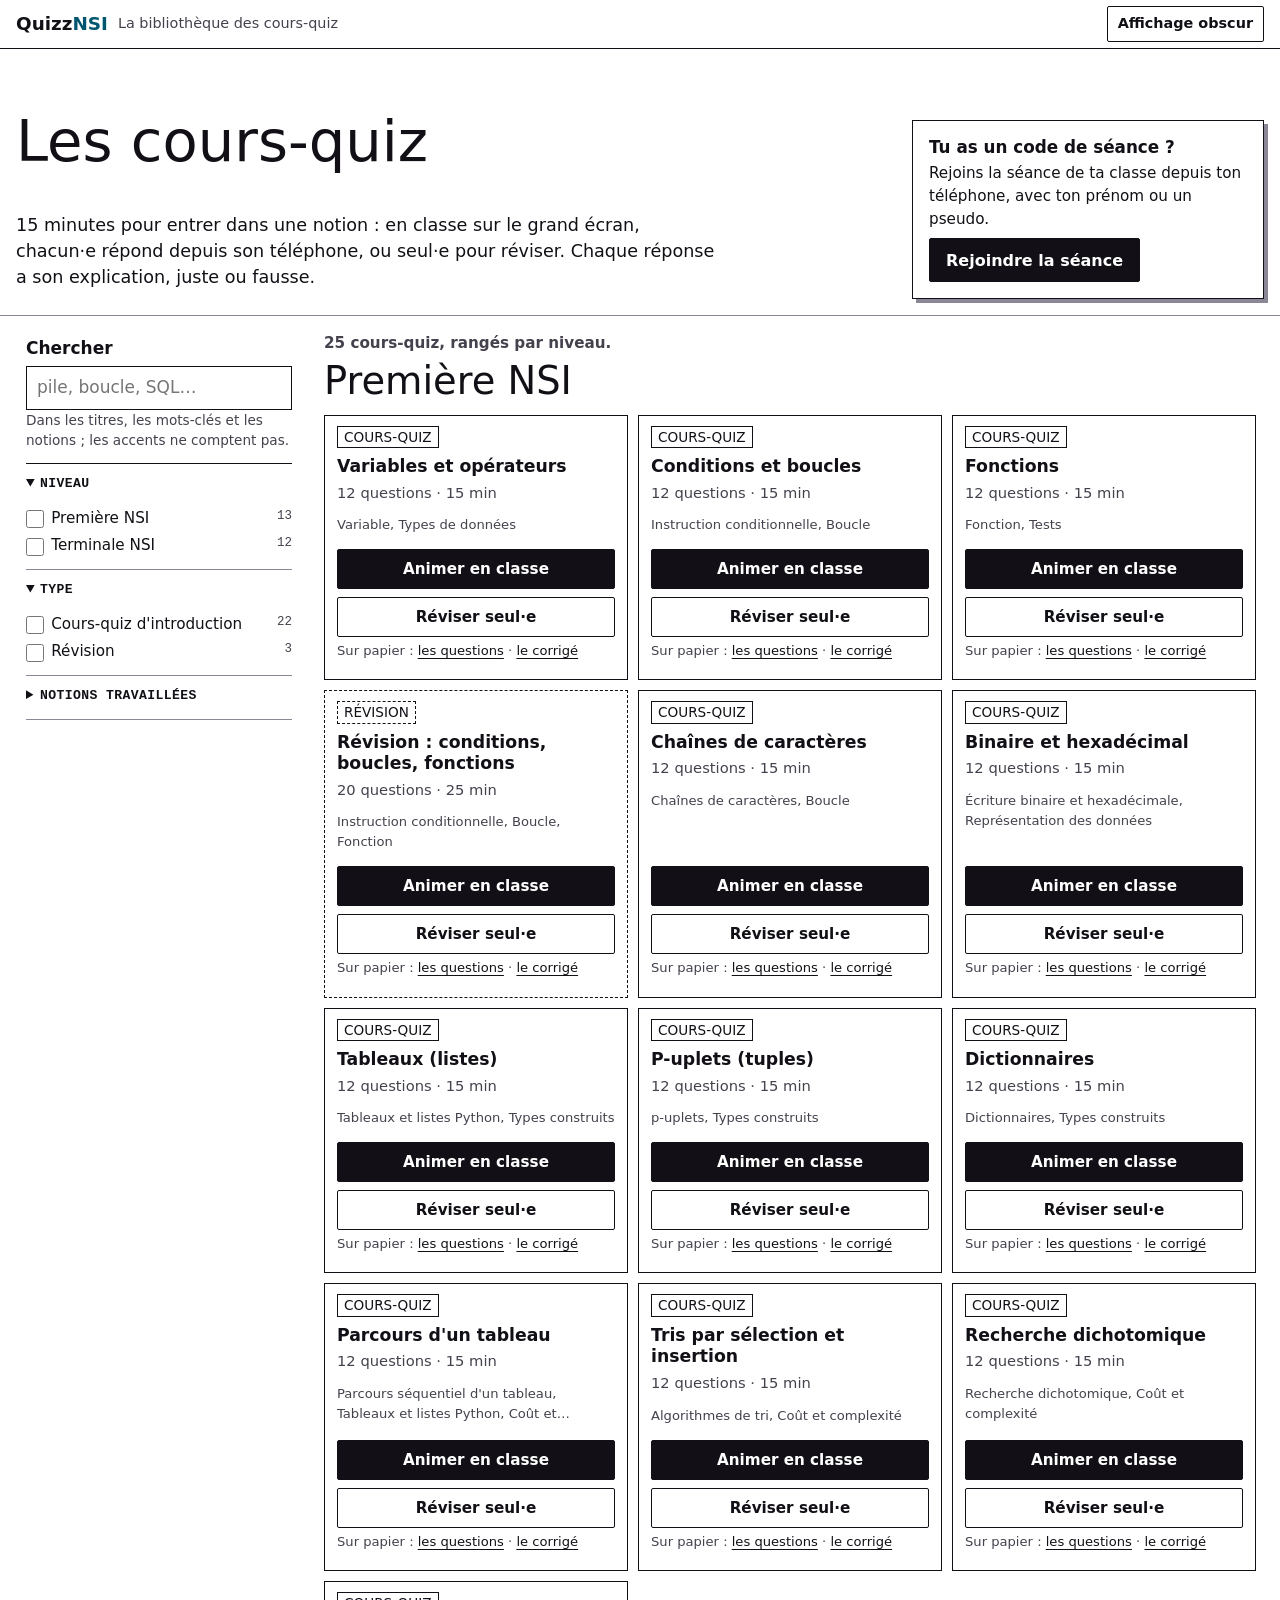
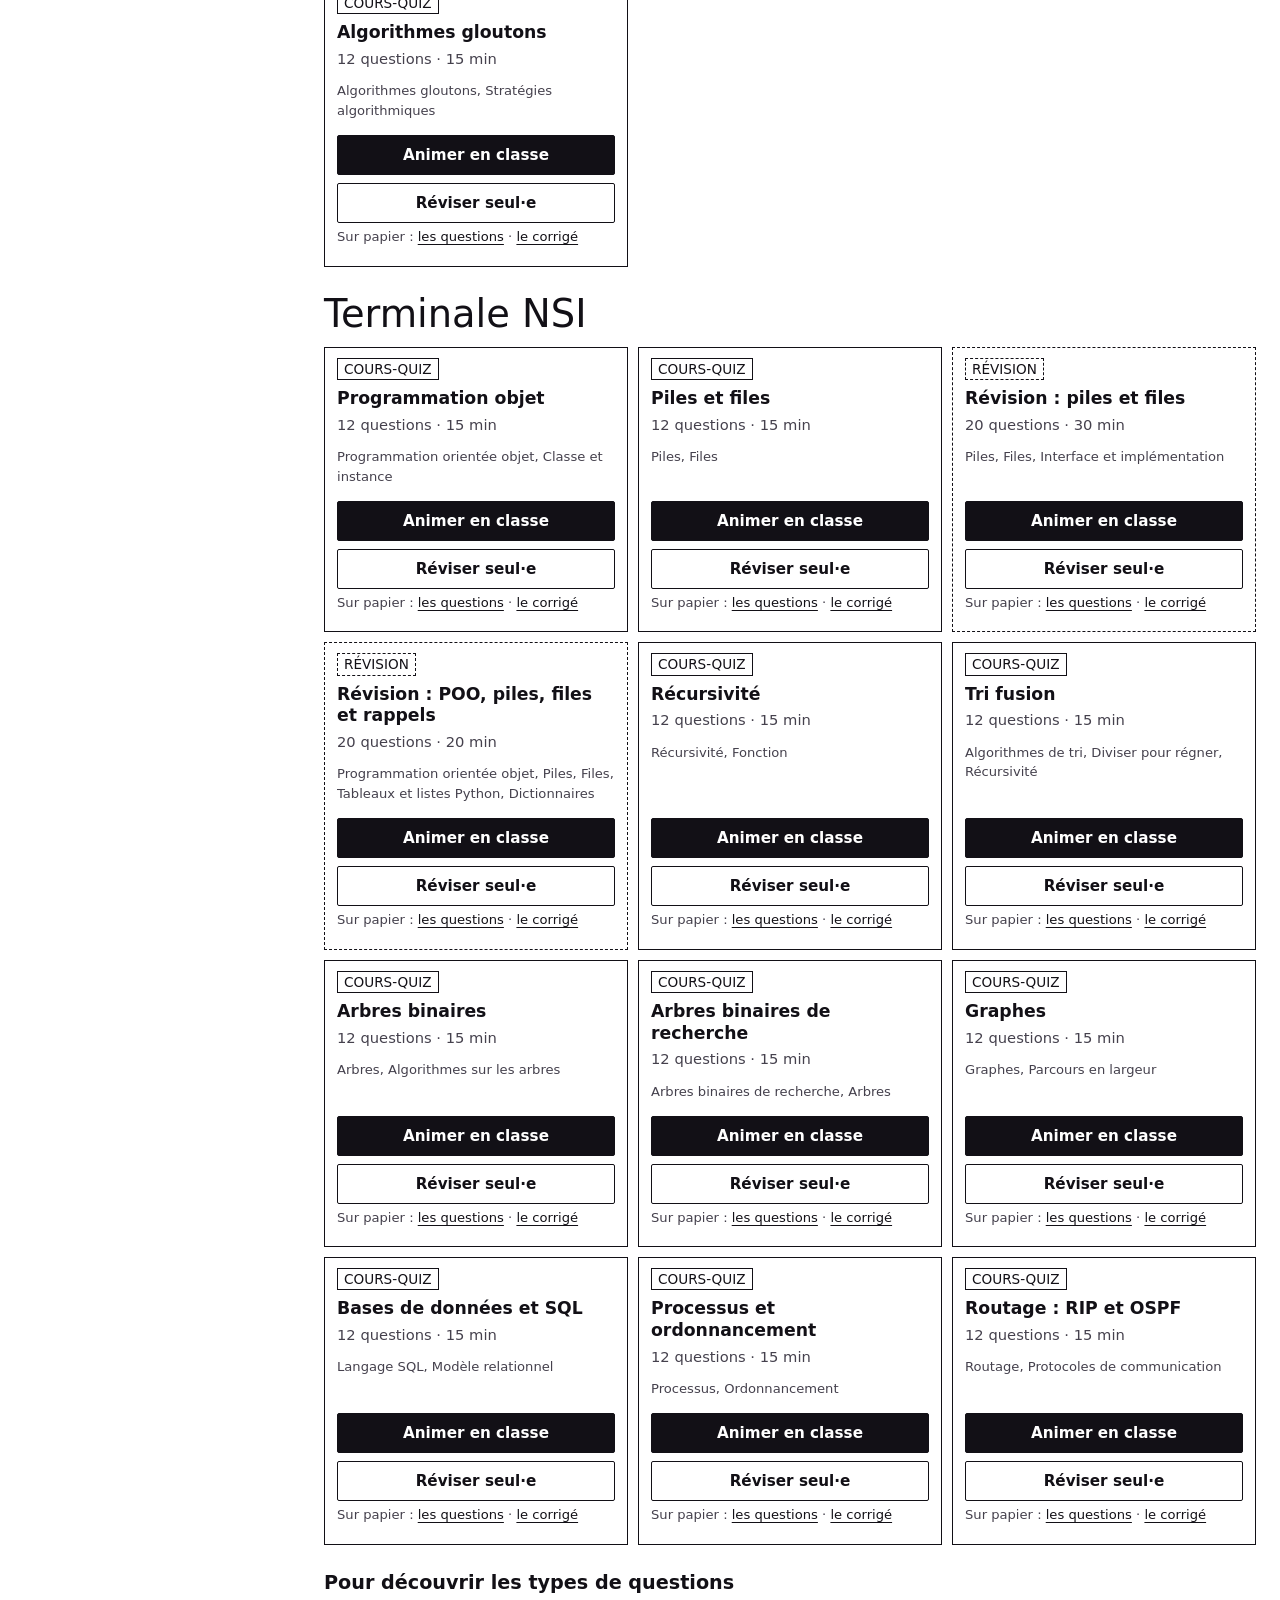
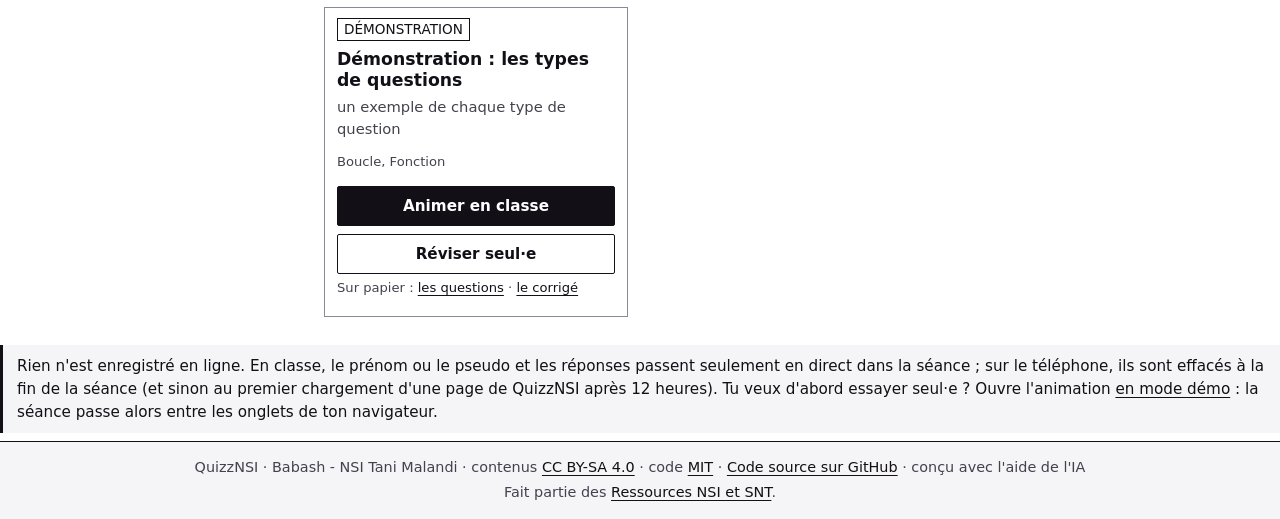
<file: index.html>
<!DOCTYPE html>
<html lang="fr" data-appli="quizz-nsi">
<head>
<meta charset="utf-8">
<meta name="viewport" content="width=device-width, initial-scale=1">
<title>QuizzNSI · la bibliothèque des cours-quiz</title>
<meta name="description" content="Les cours-quiz de NSI, rangés par niveau, à affiner par notion travaillée : un cours court en diapositives et des questions tout de suite, à animer en classe sur les téléphones des élèves ou à réviser seul·e.">
<meta name="theme-color" content="#FFFFFF" media="(prefers-color-scheme: light)">
<meta name="theme-color" content="#0E0C14" media="(prefers-color-scheme: dark)">
<link rel="icon" href="favicon.svg" type="image/svg+xml">
<!-- Le style vient du site Ressources NSI et SNT (une seule source : palette, polices, socle des applications).
     S'il ne répond pas, js/socle.js charge css/repli.css à la place : la page reste lisible et utilisable. -->
<script src="js/socle.js"></script>
<link rel="stylesheet" href="https://babash.github.io/Babash-NSI-SNT/assets/signal-commun.css" onerror="QuizzNSIRepli()">
<link rel="stylesheet" href="https://babash.github.io/Babash-NSI-SNT/assets/applis.css" onerror="QuizzNSIRepli()">
<link rel="stylesheet" href="css/bibliotheque.css">
<link rel="stylesheet" href="css/habillage.css">
</head>
<body class="ap">
<a class="evitement" href="#contenu">Aller au contenu</a>
<header class="ap-barre qz-barre">
  <a class="ap-logo" href="index.html">Quizz<b>NSI</b></a>
  <span class="ap-lieu">La bibliothèque des cours-quiz</span>
  <span class="ap-espace"></span>
  <button class="ap-bt ap-bt-mini" type="button" data-bascule-theme>Affichage obscur</button>
</header>
<!-- La place des liens rapides du compte commun (.ap-bandeau, « prénom · mes applications ») : ils viendront avec lui. -->
<div class="ap-touche" aria-hidden="true"></div>
<main id="contenu" tabindex="-1">
  <header class="qz-tete">
    <div class="qz-intro">
      <h1 class="ap-titre qz-grand-titre">Les <span class="ap-titre-neon">cours-quiz</span></h1>
      <p>15 minutes pour entrer dans une notion : en classe sur le grand écran, chacun·e répond depuis son téléphone, ou seul·e pour réviser. Chaque réponse a son explication, juste ou fausse.</p>
    </div>
    <section class="ap-carte qz-rejoindre" aria-labelledby="titre-rejoindre">
      <h2 class="ap-sous" id="titre-rejoindre">Tu as un code de séance ?</h2>
      <p>Rejoins la séance de ta classe depuis ton téléphone, avec ton prénom ou un pseudo.</p>
      <a class="ap-bt ap-bt-principal" href="rejoindre.html">Rejoindre la séance</a>
    </section>
  </header>
<!-- bibliotheque:debut -->
<div class="qz-corps">
<aside class="qz-filtres" id="filtres" aria-label="Chercher et filtrer" hidden>
<form id="form-filtres" role="search" aria-label="Chercher un cours-quiz">
<label class="ap-label" for="recherche">Chercher</label>
<input id="recherche" name="q" type="search" class="ap-champ" placeholder="pile, boucle, SQL…" autocomplete="off" spellcheck="false" aria-describedby="aide-recherche">
<p class="qz-aide" id="aide-recherche">Dans les titres, les mots-clés et les notions ; les accents ne comptent pas.</p>
</form>
<details class="qz-plus" id="plus-filtres"><summary>Filtres <span class="nb" id="nb-filtres"></span></summary>
<div id="facettes"></div>
</details>
</aside>
<div class="qz-res" id="bibliotheque">
<p id="compteur" class="qz-compteur" role="status">25 cours-quiz, rangés par niveau.</p>
<div class="qz-puces" id="puces" hidden></div>
<section class="qz-niveau" data-niveau="premiere" aria-labelledby="n-premiere">
<h2 class="qz-titre-niveau" id="n-premiere">Première NSI</h2>
<ul class="qz-grille">
<li class="qz-carte ap-carte-quiz" data-cours="variables" data-niveau="premiere" data-type="introduction" data-notions="prog.variable prog.type" data-mots="variables et operateurs | variable | affectation | operateur | type | entier | flottant | booleen | division entiere // | modulo % | variable | variables | nom de variable | etat d&#x27;un programme | types de donnees | type | types | typage | type d&#x27;une valeur | conversion de type | int | bool"><span class="ap-puce">Cours-quiz</span><h3 id="t-variables">Variables et opérateurs</h3><p class="qz-meta">12 questions · 15&#xA0;min</p><p class="qz-notions"><span class="visuel-cache">Notions travaillées : </span>Variable, Types de données</p><div class="qz-actions ap-actions"><a class="ap-bt ap-bt-principal" href="animer.html?cours=variables" aria-describedby="t-variables">Animer en classe</a><a class="ap-bt" href="revision.html?cours=variables" aria-describedby="t-variables">Réviser seul·e</a></div><p class="qz-papier">Sur papier : <a href="imprimer.html?cours=variables" aria-describedby="t-variables">les questions</a> · <a href="imprimer.html?cours=variables&amp;corrige" aria-describedby="t-variables">le corrigé</a></p></li>
<li class="qz-carte ap-carte-quiz" data-cours="conditions-boucles" data-niveau="premiere" data-type="introduction" data-notions="prog.condition prog.boucle" data-mots="conditions et boucles | condition | if | elif | else | boucle for | boucle while | range | instruction conditionnelle | condition | si alors sinon | alternative | structure conditionnelle | branchement conditionnel | test conditionnel | sinon si | conditions en cascade | conditions imbriquees | ordre des tests | if | else | elif | boucle | boucles | repetition | iteration | structure iterative | structure repetitive | repeter"><span class="ap-puce">Cours-quiz</span><h3 id="t-conditions-boucles">Conditions et boucles</h3><p class="qz-meta">12 questions · 15&#xA0;min</p><p class="qz-notions"><span class="visuel-cache">Notions travaillées : </span>Instruction conditionnelle, Boucle</p><div class="qz-actions ap-actions"><a class="ap-bt ap-bt-principal" href="animer.html?cours=conditions-boucles" aria-describedby="t-conditions-boucles">Animer en classe</a><a class="ap-bt" href="revision.html?cours=conditions-boucles" aria-describedby="t-conditions-boucles">Réviser seul·e</a></div><p class="qz-papier">Sur papier : <a href="imprimer.html?cours=conditions-boucles" aria-describedby="t-conditions-boucles">les questions</a> · <a href="imprimer.html?cours=conditions-boucles&amp;corrige" aria-describedby="t-conditions-boucles">le corrigé</a></p></li>
<li class="qz-carte ap-carte-quiz" data-cours="fonctions" data-niveau="premiere" data-type="introduction" data-notions="prog.fonction prog.test" data-mots="fonctions | fonction | def | parametre | return | appel de fonction | valeur renvoyee | variable locale | assert | fonction | fonctions | definition de fonction | appel de fonction | sous-programme | procedure | def | tests | tester un programme | jeu de tests | cas de test | test unitaire | assertion | assert | doctest"><span class="ap-puce">Cours-quiz</span><h3 id="t-fonctions">Fonctions</h3><p class="qz-meta">12 questions · 15&#xA0;min</p><p class="qz-notions"><span class="visuel-cache">Notions travaillées : </span>Fonction, Tests</p><div class="qz-actions ap-actions"><a class="ap-bt ap-bt-principal" href="animer.html?cours=fonctions" aria-describedby="t-fonctions">Animer en classe</a><a class="ap-bt" href="revision.html?cours=fonctions" aria-describedby="t-fonctions">Réviser seul·e</a></div><p class="qz-papier">Sur papier : <a href="imprimer.html?cours=fonctions" aria-describedby="t-fonctions">les questions</a> · <a href="imprimer.html?cours=fonctions&amp;corrige" aria-describedby="t-fonctions">le corrigé</a></p></li>
<li class="qz-carte ap-carte-quiz rev ap-revision" data-cours="revision-conditions-boucles" data-niveau="premiere" data-type="revision" data-notions="prog.condition prog.boucle prog.fonction" data-mots="revision : conditions, boucles, fonctions | condition | boucle for | boucle while | range | fonction | return | instruction conditionnelle | condition | si alors sinon | alternative | structure conditionnelle | branchement conditionnel | test conditionnel | sinon si | conditions en cascade | conditions imbriquees | ordre des tests | if | else | elif | boucle | boucles | repetition | iteration | structure iterative | structure repetitive | repeter | fonction | fonctions | definition de fonction | appel de fonction | sous-programme | procedure | def"><span class="ap-puce">Révision</span><h3 id="t-revision-conditions-boucles">Révision : conditions, boucles, fonctions</h3><p class="qz-meta">20 questions · 25&#xA0;min</p><p class="qz-notions"><span class="visuel-cache">Notions travaillées : </span>Instruction conditionnelle, Boucle, Fonction</p><div class="qz-actions ap-actions"><a class="ap-bt ap-bt-principal" href="animer.html?cours=revision-conditions-boucles" aria-describedby="t-revision-conditions-boucles">Animer en classe</a><a class="ap-bt" href="revision.html?cours=revision-conditions-boucles" aria-describedby="t-revision-conditions-boucles">Réviser seul·e</a></div><p class="qz-papier">Sur papier : <a href="imprimer.html?cours=revision-conditions-boucles" aria-describedby="t-revision-conditions-boucles">les questions</a> · <a href="imprimer.html?cours=revision-conditions-boucles&amp;corrige" aria-describedby="t-revision-conditions-boucles">le corrigé</a></p></li>
<li class="qz-carte ap-carte-quiz" data-cours="chaines" data-niveau="premiere" data-type="introduction" data-notions="donnees.chaine prog.boucle" data-mots="chaines de caracteres | chaine de caracteres | str | indice | len | parcours | concatenation | tranche | chaines de caracteres | chaine | chaines | texte dans un programme | manipulation de texte | indice d&#x27;un caractere | tranche d&#x27;une chaine | concatenation | str | len | boucle | boucles | repetition | iteration | structure iterative | structure repetitive | repeter"><span class="ap-puce">Cours-quiz</span><h3 id="t-chaines">Chaînes de caractères</h3><p class="qz-meta">12 questions · 15&#xA0;min</p><p class="qz-notions"><span class="visuel-cache">Notions travaillées : </span>Chaînes de caractères, Boucle</p><div class="qz-actions ap-actions"><a class="ap-bt ap-bt-principal" href="animer.html?cours=chaines" aria-describedby="t-chaines">Animer en classe</a><a class="ap-bt" href="revision.html?cours=chaines" aria-describedby="t-chaines">Réviser seul·e</a></div><p class="qz-papier">Sur papier : <a href="imprimer.html?cours=chaines" aria-describedby="t-chaines">les questions</a> · <a href="imprimer.html?cours=chaines&amp;corrige" aria-describedby="t-chaines">le corrigé</a></p></li>
<li class="qz-carte ap-carte-quiz" data-cours="binaire" data-niveau="premiere" data-type="introduction" data-notions="donnees.binaire donnees.representation" data-mots="binaire et hexadecimal | binaire | hexadecimal | base 2 | base 10 | base 16 | bit | octet | conversion | ecriture binaire et hexadecimale | binaire | base 2 | hexadecimal | base 16 | changement de base | conversion de base | base b | representation des donnees | codage de l&#x27;information | representation en machine | bit | octet"><span class="ap-puce">Cours-quiz</span><h3 id="t-binaire">Binaire et hexadécimal</h3><p class="qz-meta">12 questions · 15&#xA0;min</p><p class="qz-notions"><span class="visuel-cache">Notions travaillées : </span>Écriture binaire et hexadécimale, Représentation des données</p><div class="qz-actions ap-actions"><a class="ap-bt ap-bt-principal" href="animer.html?cours=binaire" aria-describedby="t-binaire">Animer en classe</a><a class="ap-bt" href="revision.html?cours=binaire" aria-describedby="t-binaire">Réviser seul·e</a></div><p class="qz-papier">Sur papier : <a href="imprimer.html?cours=binaire" aria-describedby="t-binaire">les questions</a> · <a href="imprimer.html?cours=binaire&amp;corrige" aria-describedby="t-binaire">le corrigé</a></p></li>
<li class="qz-carte ap-carte-quiz" data-cours="listes" data-niveau="premiere" data-type="introduction" data-notions="donnees.tableau donnees.type-construit" data-mots="tableaux (listes) | tableau | liste | indice | append | comprehension | matrice | len | tableaux et listes python | tableau | tableaux | tableau indexe | liste python | listes python | indice | index | tableau en comprehension | liste en comprehension | tableau de tableaux | matrice | indice negatif | indexation d&#x27;une liste | tranche | tranche d&#x27;une liste | list | append | types construits | types composes | structures de base"><span class="ap-puce">Cours-quiz</span><h3 id="t-listes">Tableaux (listes)</h3><p class="qz-meta">12 questions · 15&#xA0;min</p><p class="qz-notions"><span class="visuel-cache">Notions travaillées : </span>Tableaux et listes Python, Types construits</p><div class="qz-actions ap-actions"><a class="ap-bt ap-bt-principal" href="animer.html?cours=listes" aria-describedby="t-listes">Animer en classe</a><a class="ap-bt" href="revision.html?cours=listes" aria-describedby="t-listes">Réviser seul·e</a></div><p class="qz-papier">Sur papier : <a href="imprimer.html?cours=listes" aria-describedby="t-listes">les questions</a> · <a href="imprimer.html?cours=listes&amp;corrige" aria-describedby="t-listes">le corrigé</a></p></li>
<li class="qz-carte ap-carte-quiz" data-cours="tuples" data-niveau="premiere" data-type="introduction" data-notions="donnees.tuple donnees.type-construit" data-mots="p-uplets (tuples) | p-uplet | tuple | p-uplet nomme | immuable | renvoyer plusieurs valeurs | p-uplets | p-uplet | n-uplet | p-uplet nomme | tuple nomme | tuple | namedtuple | types construits | types composes | structures de base"><span class="ap-puce">Cours-quiz</span><h3 id="t-tuples">P-uplets (tuples)</h3><p class="qz-meta">12 questions · 15&#xA0;min</p><p class="qz-notions"><span class="visuel-cache">Notions travaillées : </span>p-uplets, Types construits</p><div class="qz-actions ap-actions"><a class="ap-bt ap-bt-principal" href="animer.html?cours=tuples" aria-describedby="t-tuples">Animer en classe</a><a class="ap-bt" href="revision.html?cours=tuples" aria-describedby="t-tuples">Réviser seul·e</a></div><p class="qz-papier">Sur papier : <a href="imprimer.html?cours=tuples" aria-describedby="t-tuples">les questions</a> · <a href="imprimer.html?cours=tuples&amp;corrige" aria-describedby="t-tuples">le corrigé</a></p></li>
<li class="qz-carte ap-carte-quiz" data-cours="dictionnaires" data-niveau="premiere" data-type="introduction" data-notions="donnees.dictionnaire donnees.type-construit" data-mots="dictionnaires | dictionnaire | cle | valeur | items | keys | values | get | dictionnaires | dictionnaire | tableau associatif | couple cle-valeur | cles et valeurs | table de hachage | dict | keys | values | items | types construits | types composes | structures de base"><span class="ap-puce">Cours-quiz</span><h3 id="t-dictionnaires">Dictionnaires</h3><p class="qz-meta">12 questions · 15&#xA0;min</p><p class="qz-notions"><span class="visuel-cache">Notions travaillées : </span>Dictionnaires, Types construits</p><div class="qz-actions ap-actions"><a class="ap-bt ap-bt-principal" href="animer.html?cours=dictionnaires" aria-describedby="t-dictionnaires">Animer en classe</a><a class="ap-bt" href="revision.html?cours=dictionnaires" aria-describedby="t-dictionnaires">Réviser seul·e</a></div><p class="qz-papier">Sur papier : <a href="imprimer.html?cours=dictionnaires" aria-describedby="t-dictionnaires">les questions</a> · <a href="imprimer.html?cours=dictionnaires&amp;corrige" aria-describedby="t-dictionnaires">le corrigé</a></p></li>
<li class="qz-carte ap-carte-quiz" data-cours="parcours-tableau" data-niveau="premiere" data-type="introduction" data-notions="algo.parcours donnees.tableau algo.complexite" data-mots="parcours d&#x27;un tableau | parcours sequentiel | recherche d&#x27;une occurrence | maximum | minimum | moyenne | cout lineaire | parcours sequentiel d&#x27;un tableau | parcourir un tableau | parcours de liste | maximum d&#x27;un tableau | minimum d&#x27;un tableau | moyenne | compter les occurrences | tableaux et listes python | tableau | tableaux | tableau indexe | liste python | listes python | indice | index | tableau en comprehension | liste en comprehension | tableau de tableaux | matrice | indice negatif | indexation d&#x27;une liste | tranche | tranche d&#x27;une liste | list | append | cout et complexite | cout d&#x27;un algorithme | complexite | efficacite | nombre d&#x27;operations | complexite en temps | notation grand o"><span class="ap-puce">Cours-quiz</span><h3 id="t-parcours-tableau">Parcours d'un tableau</h3><p class="qz-meta">12 questions · 15&#xA0;min</p><p class="qz-notions"><span class="visuel-cache">Notions travaillées : </span>Parcours séquentiel d'un tableau, Tableaux et listes Python, Coût et complexité</p><div class="qz-actions ap-actions"><a class="ap-bt ap-bt-principal" href="animer.html?cours=parcours-tableau" aria-describedby="t-parcours-tableau">Animer en classe</a><a class="ap-bt" href="revision.html?cours=parcours-tableau" aria-describedby="t-parcours-tableau">Réviser seul·e</a></div><p class="qz-papier">Sur papier : <a href="imprimer.html?cours=parcours-tableau" aria-describedby="t-parcours-tableau">les questions</a> · <a href="imprimer.html?cours=parcours-tableau&amp;corrige" aria-describedby="t-parcours-tableau">le corrigé</a></p></li>
<li class="qz-carte ap-carte-quiz" data-cours="tris" data-niveau="premiere" data-type="introduction" data-notions="algo.tri algo.complexite" data-mots="tris par selection et insertion | tri par selection | tri par insertion | invariant de boucle | cout quadratique | echange | algorithmes de tri | tri | tris | trier | ordonner des donnees | sort | sorted | cout et complexite | cout d&#x27;un algorithme | complexite | efficacite | nombre d&#x27;operations | complexite en temps | notation grand o"><span class="ap-puce">Cours-quiz</span><h3 id="t-tris">Tris par sélection et insertion</h3><p class="qz-meta">12 questions · 15&#xA0;min</p><p class="qz-notions"><span class="visuel-cache">Notions travaillées : </span>Algorithmes de tri, Coût et complexité</p><div class="qz-actions ap-actions"><a class="ap-bt ap-bt-principal" href="animer.html?cours=tris" aria-describedby="t-tris">Animer en classe</a><a class="ap-bt" href="revision.html?cours=tris" aria-describedby="t-tris">Réviser seul·e</a></div><p class="qz-papier">Sur papier : <a href="imprimer.html?cours=tris" aria-describedby="t-tris">les questions</a> · <a href="imprimer.html?cours=tris&amp;corrige" aria-describedby="t-tris">le corrigé</a></p></li>
<li class="qz-carte ap-carte-quiz" data-cours="dichotomie" data-niveau="premiere" data-type="introduction" data-notions="algo.recherche.dichotomique algo.complexite" data-mots="recherche dichotomique | recherche dichotomique | tableau trie | milieu | variant de boucle | cout logarithmique | recherche dichotomique | dichotomie | recherche binaire | couper en deux | cout et complexite | cout d&#x27;un algorithme | complexite | efficacite | nombre d&#x27;operations | complexite en temps | notation grand o"><span class="ap-puce">Cours-quiz</span><h3 id="t-dichotomie">Recherche dichotomique</h3><p class="qz-meta">12 questions · 15&#xA0;min</p><p class="qz-notions"><span class="visuel-cache">Notions travaillées : </span>Recherche dichotomique, Coût et complexité</p><div class="qz-actions ap-actions"><a class="ap-bt ap-bt-principal" href="animer.html?cours=dichotomie" aria-describedby="t-dichotomie">Animer en classe</a><a class="ap-bt" href="revision.html?cours=dichotomie" aria-describedby="t-dichotomie">Réviser seul·e</a></div><p class="qz-papier">Sur papier : <a href="imprimer.html?cours=dichotomie" aria-describedby="t-dichotomie">les questions</a> · <a href="imprimer.html?cours=dichotomie&amp;corrige" aria-describedby="t-dichotomie">le corrigé</a></p></li>
<li class="qz-carte ap-carte-quiz" data-cours="gloutons" data-niveau="premiere" data-type="introduction" data-notions="algo.glouton algo.strategie" data-mots="algorithmes gloutons | algorithme glouton | rendu de monnaie | sac a dos | solution optimale | algorithmes gloutons | glouton | rendu de monnaie | probleme du sac a dos | choix glouton | strategies algorithmiques | methodes algorithmiques | paradigmes algorithmiques | force brute"><span class="ap-puce">Cours-quiz</span><h3 id="t-gloutons">Algorithmes gloutons</h3><p class="qz-meta">12 questions · 15&#xA0;min</p><p class="qz-notions"><span class="visuel-cache">Notions travaillées : </span>Algorithmes gloutons, Stratégies algorithmiques</p><div class="qz-actions ap-actions"><a class="ap-bt ap-bt-principal" href="animer.html?cours=gloutons" aria-describedby="t-gloutons">Animer en classe</a><a class="ap-bt" href="revision.html?cours=gloutons" aria-describedby="t-gloutons">Réviser seul·e</a></div><p class="qz-papier">Sur papier : <a href="imprimer.html?cours=gloutons" aria-describedby="t-gloutons">les questions</a> · <a href="imprimer.html?cours=gloutons&amp;corrige" aria-describedby="t-gloutons">le corrigé</a></p></li>
</ul></section>
<section class="qz-niveau" data-niveau="terminale" aria-labelledby="n-terminale">
<h2 class="qz-titre-niveau" id="n-terminale">Terminale NSI</h2>
<ul class="qz-grille">
<li class="qz-carte ap-carte-quiz" data-cours="poo" data-niveau="terminale" data-type="introduction" data-notions="prog.poo prog.poo.classe" data-mots="programmation objet | programmation objet | poo | classe | objet | attribut | methode | __init__ | self | instance | programmation orientee objet | poo | programmation objet | objet | objets | classe et instance | classe | classes | instance | instancier | instanciation | constructeur | methode constructeur | initialisation des attributs | creer un objet | __init__"><span class="ap-puce">Cours-quiz</span><h3 id="t-poo">Programmation objet</h3><p class="qz-meta">12 questions · 15&#xA0;min</p><p class="qz-notions"><span class="visuel-cache">Notions travaillées : </span>Programmation orientée objet, Classe et instance</p><div class="qz-actions ap-actions"><a class="ap-bt ap-bt-principal" href="animer.html?cours=poo" aria-describedby="t-poo">Animer en classe</a><a class="ap-bt" href="revision.html?cours=poo" aria-describedby="t-poo">Réviser seul·e</a></div><p class="qz-papier">Sur papier : <a href="imprimer.html?cours=poo" aria-describedby="t-poo">les questions</a> · <a href="imprimer.html?cours=poo&amp;corrige" aria-describedby="t-poo">le corrigé</a></p></li>
<li class="qz-carte ap-carte-quiz" data-cours="piles-files" data-niveau="terminale" data-type="introduction" data-notions="donnees.pile donnees.file" data-mots="piles et files | pile | file | lifo | fifo | empiler | depiler | enfiler | defiler | sommet | piles | pile | empiler | depiler | lifo | dernier entre, premier sorti | files | file | enfiler | defiler | fifo | premier entre, premier sorti | file d&#x27;attente"><span class="ap-puce">Cours-quiz</span><h3 id="t-piles-files">Piles et files</h3><p class="qz-meta">12 questions · 15&#xA0;min</p><p class="qz-notions"><span class="visuel-cache">Notions travaillées : </span>Piles, Files</p><div class="qz-actions ap-actions"><a class="ap-bt ap-bt-principal" href="animer.html?cours=piles-files" aria-describedby="t-piles-files">Animer en classe</a><a class="ap-bt" href="revision.html?cours=piles-files" aria-describedby="t-piles-files">Réviser seul·e</a></div><p class="qz-papier">Sur papier : <a href="imprimer.html?cours=piles-files" aria-describedby="t-piles-files">les questions</a> · <a href="imprimer.html?cours=piles-files&amp;corrige" aria-describedby="t-piles-files">le corrigé</a></p></li>
<li class="qz-carte ap-carte-quiz rev ap-revision" data-cours="revision-piles-files" data-niveau="terminale" data-type="revision" data-notions="donnees.pile donnees.file donnees.interface-implementation" data-mots="revision : piles et files | pile | file | lifo | fifo | implementation | liste python | pop(0) | parentheses | piles | pile | empiler | depiler | lifo | dernier entre, premier sorti | files | file | enfiler | defiler | fifo | premier entre, premier sorti | file d&#x27;attente | interface et implementation | type abstrait | type abstrait de donnees | interface d&#x27;une structure | implementation d&#x27;une structure | primitives | specifier une structure de donnees | plusieurs implementations | abstraction des donnees"><span class="ap-puce">Révision</span><h3 id="t-revision-piles-files">Révision : piles et files</h3><p class="qz-meta">20 questions · 30&#xA0;min</p><p class="qz-notions"><span class="visuel-cache">Notions travaillées : </span>Piles, Files, Interface et implémentation</p><div class="qz-actions ap-actions"><a class="ap-bt ap-bt-principal" href="animer.html?cours=revision-piles-files" aria-describedby="t-revision-piles-files">Animer en classe</a><a class="ap-bt" href="revision.html?cours=revision-piles-files" aria-describedby="t-revision-piles-files">Réviser seul·e</a></div><p class="qz-papier">Sur papier : <a href="imprimer.html?cours=revision-piles-files" aria-describedby="t-revision-piles-files">les questions</a> · <a href="imprimer.html?cours=revision-piles-files&amp;corrige" aria-describedby="t-revision-piles-files">le corrigé</a></p></li>
<li class="qz-carte ap-carte-quiz rev ap-revision" data-cours="revision-poo-piles-files" data-niveau="terminale" data-type="revision" data-notions="prog.poo donnees.pile donnees.file donnees.tableau donnees.dictionnaire" data-mots="revision : poo, piles, files et rappels | programmation objet | classe | methode | pile | file | liste | dictionnaire | boucle | fonction | programmation orientee objet | poo | programmation objet | objet | objets | piles | pile | empiler | depiler | lifo | dernier entre, premier sorti | files | file | enfiler | defiler | fifo | premier entre, premier sorti | file d&#x27;attente | tableaux et listes python | tableau | tableaux | tableau indexe | liste python | listes python | indice | index | tableau en comprehension | liste en comprehension | tableau de tableaux | matrice | indice negatif | indexation d&#x27;une liste | tranche | tranche d&#x27;une liste | list | append | dictionnaires | dictionnaire | tableau associatif | couple cle-valeur | cles et valeurs | table de hachage | dict | keys | values | items"><span class="ap-puce">Révision</span><h3 id="t-revision-poo-piles-files">Révision : POO, piles, files et rappels</h3><p class="qz-meta">20 questions · 20&#xA0;min</p><p class="qz-notions"><span class="visuel-cache">Notions travaillées : </span>Programmation orientée objet, Piles, Files, Tableaux et listes Python, Dictionnaires</p><div class="qz-actions ap-actions"><a class="ap-bt ap-bt-principal" href="animer.html?cours=revision-poo-piles-files" aria-describedby="t-revision-poo-piles-files">Animer en classe</a><a class="ap-bt" href="revision.html?cours=revision-poo-piles-files" aria-describedby="t-revision-poo-piles-files">Réviser seul·e</a></div><p class="qz-papier">Sur papier : <a href="imprimer.html?cours=revision-poo-piles-files" aria-describedby="t-revision-poo-piles-files">les questions</a> · <a href="imprimer.html?cours=revision-poo-piles-files&amp;corrige" aria-describedby="t-revision-poo-piles-files">le corrigé</a></p></li>
<li class="qz-carte ap-carte-quiz" data-cours="recursivite" data-niveau="terminale" data-type="introduction" data-notions="prog.recursivite prog.fonction" data-mots="recursivite | recursivite | fonction recursive | cas de base | appel recursif | pile d&#x27;appels | factorielle | recursivite | recursif | recursive | fonction recursive | recursion | appel recursif | cas de base | pile d&#x27;appels | fonction | fonctions | definition de fonction | appel de fonction | sous-programme | procedure | def"><span class="ap-puce">Cours-quiz</span><h3 id="t-recursivite">Récursivité</h3><p class="qz-meta">12 questions · 15&#xA0;min</p><p class="qz-notions"><span class="visuel-cache">Notions travaillées : </span>Récursivité, Fonction</p><div class="qz-actions ap-actions"><a class="ap-bt ap-bt-principal" href="animer.html?cours=recursivite" aria-describedby="t-recursivite">Animer en classe</a><a class="ap-bt" href="revision.html?cours=recursivite" aria-describedby="t-recursivite">Réviser seul·e</a></div><p class="qz-papier">Sur papier : <a href="imprimer.html?cours=recursivite" aria-describedby="t-recursivite">les questions</a> · <a href="imprimer.html?cours=recursivite&amp;corrige" aria-describedby="t-recursivite">le corrigé</a></p></li>
<li class="qz-carte ap-carte-quiz" data-cours="tri-fusion" data-niveau="terminale" data-type="introduction" data-notions="algo.tri algo.diviser-regner prog.recursivite" data-mots="tri fusion | tri fusion | diviser pour regner | fusion | n log n | recursivite | algorithmes de tri | tri | tris | trier | ordonner des donnees | sort | sorted | diviser pour regner | decomposition en sous-problemes | recursivite | recursif | recursive | fonction recursive | recursion | appel recursif | cas de base | pile d&#x27;appels"><span class="ap-puce">Cours-quiz</span><h3 id="t-tri-fusion">Tri fusion</h3><p class="qz-meta">12 questions · 15&#xA0;min</p><p class="qz-notions"><span class="visuel-cache">Notions travaillées : </span>Algorithmes de tri, Diviser pour régner, Récursivité</p><div class="qz-actions ap-actions"><a class="ap-bt ap-bt-principal" href="animer.html?cours=tri-fusion" aria-describedby="t-tri-fusion">Animer en classe</a><a class="ap-bt" href="revision.html?cours=tri-fusion" aria-describedby="t-tri-fusion">Réviser seul·e</a></div><p class="qz-papier">Sur papier : <a href="imprimer.html?cours=tri-fusion" aria-describedby="t-tri-fusion">les questions</a> · <a href="imprimer.html?cours=tri-fusion&amp;corrige" aria-describedby="t-tri-fusion">le corrigé</a></p></li>
<li class="qz-carte ap-carte-quiz" data-cours="arbres-binaires" data-niveau="terminale" data-type="introduction" data-notions="donnees.arbre algo.arbre" data-mots="arbres binaires | arbre binaire | noeud | racine | feuille | taille | hauteur | parcours prefixe | parcours infixe | parcours suffixe | parcours en largeur | arbres | arbre | arbre binaire | arbres binaires | racine | feuille | noeud | sous-arbre | algorithmes sur les arbres | parcours d&#x27;arbre | parcours prefixe | parcours infixe | parcours suffixe | hauteur d&#x27;un arbre | taille d&#x27;un arbre"><span class="ap-puce">Cours-quiz</span><h3 id="t-arbres-binaires">Arbres binaires</h3><p class="qz-meta">12 questions · 15&#xA0;min</p><p class="qz-notions"><span class="visuel-cache">Notions travaillées : </span>Arbres, Algorithmes sur les arbres</p><div class="qz-actions ap-actions"><a class="ap-bt ap-bt-principal" href="animer.html?cours=arbres-binaires" aria-describedby="t-arbres-binaires">Animer en classe</a><a class="ap-bt" href="revision.html?cours=arbres-binaires" aria-describedby="t-arbres-binaires">Réviser seul·e</a></div><p class="qz-papier">Sur papier : <a href="imprimer.html?cours=arbres-binaires" aria-describedby="t-arbres-binaires">les questions</a> · <a href="imprimer.html?cours=arbres-binaires&amp;corrige" aria-describedby="t-arbres-binaires">le corrigé</a></p></li>
<li class="qz-carte ap-carte-quiz" data-cours="abr" data-niveau="terminale" data-type="introduction" data-notions="donnees.arbre.abr donnees.arbre" data-mots="arbres binaires de recherche | arbre binaire de recherche | abr | cle | rechercher une cle | inserer une cle | cout logarithmique | arbres binaires de recherche | arbre binaire de recherche | abr | arbres | arbre | arbre binaire | arbres binaires | racine | feuille | noeud | sous-arbre"><span class="ap-puce">Cours-quiz</span><h3 id="t-abr">Arbres binaires de recherche</h3><p class="qz-meta">12 questions · 15&#xA0;min</p><p class="qz-notions"><span class="visuel-cache">Notions travaillées : </span>Arbres binaires de recherche, Arbres</p><div class="qz-actions ap-actions"><a class="ap-bt ap-bt-principal" href="animer.html?cours=abr" aria-describedby="t-abr">Animer en classe</a><a class="ap-bt" href="revision.html?cours=abr" aria-describedby="t-abr">Réviser seul·e</a></div><p class="qz-papier">Sur papier : <a href="imprimer.html?cours=abr" aria-describedby="t-abr">les questions</a> · <a href="imprimer.html?cours=abr&amp;corrige" aria-describedby="t-abr">le corrigé</a></p></li>
<li class="qz-carte ap-carte-quiz" data-cours="graphes" data-niveau="terminale" data-type="introduction" data-notions="donnees.graphe algo.graphe.largeur" data-mots="graphes | graphe | sommet | arete | arc | graphe oriente | matrice d&#x27;adjacence | liste de successeurs | parcours en largeur | graphes | graphe | sommet | sommets | arete | aretes | arc | graphe oriente | graphe pondere | matrice d&#x27;adjacence | liste d&#x27;adjacence | parcours en largeur | bfs"><span class="ap-puce">Cours-quiz</span><h3 id="t-graphes">Graphes</h3><p class="qz-meta">12 questions · 15&#xA0;min</p><p class="qz-notions"><span class="visuel-cache">Notions travaillées : </span>Graphes, Parcours en largeur</p><div class="qz-actions ap-actions"><a class="ap-bt ap-bt-principal" href="animer.html?cours=graphes" aria-describedby="t-graphes">Animer en classe</a><a class="ap-bt" href="revision.html?cours=graphes" aria-describedby="t-graphes">Réviser seul·e</a></div><p class="qz-papier">Sur papier : <a href="imprimer.html?cours=graphes" aria-describedby="t-graphes">les questions</a> · <a href="imprimer.html?cours=graphes&amp;corrige" aria-describedby="t-graphes">le corrigé</a></p></li>
<li class="qz-carte ap-carte-quiz" data-cours="sql" data-niveau="terminale" data-type="introduction" data-notions="donnees.bdd.sql donnees.bdd.relationnel" data-mots="bases de donnees et sql | base de donnees | sql | modele relationnel | cle primaire | cle etrangere | select | where | join | insert | update | delete | langage sql | sql | requete sql | requetes sql | langage de requetes | modele relationnel | relation | schema relationnel | cle primaire | cle etrangere | attribut d&#x27;une relation | domaine d&#x27;un attribut | contrainte d&#x27;integrite | base de donnees relationnelle"><span class="ap-puce">Cours-quiz</span><h3 id="t-sql">Bases de données et SQL</h3><p class="qz-meta">12 questions · 15&#xA0;min</p><p class="qz-notions"><span class="visuel-cache">Notions travaillées : </span>Langage SQL, Modèle relationnel</p><div class="qz-actions ap-actions"><a class="ap-bt ap-bt-principal" href="animer.html?cours=sql" aria-describedby="t-sql">Animer en classe</a><a class="ap-bt" href="revision.html?cours=sql" aria-describedby="t-sql">Réviser seul·e</a></div><p class="qz-papier">Sur papier : <a href="imprimer.html?cours=sql" aria-describedby="t-sql">les questions</a> · <a href="imprimer.html?cours=sql&amp;corrige" aria-describedby="t-sql">le corrigé</a></p></li>
<li class="qz-carte ap-carte-quiz" data-cours="processus" data-niveau="terminale" data-type="introduction" data-notions="archi.os.processus archi.os.ordonnancement" data-mots="processus et ordonnancement | processus | pid | ordonnancement | systeme d&#x27;exploitation | elu | bloque | interblocage | processus | etats d&#x27;un processus | multitache | pid | identifiant d&#x27;un processus | creation d&#x27;un processus | programme en cours d&#x27;execution | ps | kill | top | ordonnancement | ordonnanceur | ordonnancement des processus | tourniquet | priorite d&#x27;un processus | famine | partage du processeur"><span class="ap-puce">Cours-quiz</span><h3 id="t-processus">Processus et ordonnancement</h3><p class="qz-meta">12 questions · 15&#xA0;min</p><p class="qz-notions"><span class="visuel-cache">Notions travaillées : </span>Processus, Ordonnancement</p><div class="qz-actions ap-actions"><a class="ap-bt ap-bt-principal" href="animer.html?cours=processus" aria-describedby="t-processus">Animer en classe</a><a class="ap-bt" href="revision.html?cours=processus" aria-describedby="t-processus">Réviser seul·e</a></div><p class="qz-papier">Sur papier : <a href="imprimer.html?cours=processus" aria-describedby="t-processus">les questions</a> · <a href="imprimer.html?cours=processus&amp;corrige" aria-describedby="t-processus">le corrigé</a></p></li>
<li class="qz-carte ap-carte-quiz" data-cours="routage" data-niveau="terminale" data-type="introduction" data-notions="reseau.routage reseau.protocole" data-mots="routage : rip et ospf | routage | routeur | table de routage | rip | ospf | nombre de sauts | cout | routage | routeur | routeurs | table de routage | protocole de routage | acheminement des paquets | meilleure route | protocoles de communication | protocole | protocoles | regles de communication"><span class="ap-puce">Cours-quiz</span><h3 id="t-routage">Routage : RIP et OSPF</h3><p class="qz-meta">12 questions · 15&#xA0;min</p><p class="qz-notions"><span class="visuel-cache">Notions travaillées : </span>Routage, Protocoles de communication</p><div class="qz-actions ap-actions"><a class="ap-bt ap-bt-principal" href="animer.html?cours=routage" aria-describedby="t-routage">Animer en classe</a><a class="ap-bt" href="revision.html?cours=routage" aria-describedby="t-routage">Réviser seul·e</a></div><p class="qz-papier">Sur papier : <a href="imprimer.html?cours=routage" aria-describedby="t-routage">les questions</a> · <a href="imprimer.html?cours=routage&amp;corrige" aria-describedby="t-routage">le corrigé</a></p></li>
</ul></section>
<section class="qz-niveau qz-decouvrir" aria-labelledby="n-decouvrir">
<h2 class="qz-titre-niveau petit" id="n-decouvrir">Pour découvrir les types de questions</h2>
<ul class="qz-grille"><li class="qz-carte ap-carte-quiz demo" data-cours="demo-types-de-questions" data-niveau="premiere" data-type="demonstration" data-notions="prog.boucle prog.fonction" data-mots="demonstration : les types de questions | nuage de mots | relier | puzzle de code | ligne fautive | boucle | boucles | repetition | iteration | structure iterative | structure repetitive | repeter | fonction | fonctions | definition de fonction | appel de fonction | sous-programme | procedure | def"><span class="ap-puce">Démonstration</span><h3 id="t-demo-types-de-questions">Démonstration : les types de questions</h3><p class="qz-meta">un exemple de chaque type de question</p><p class="qz-notions"><span class="visuel-cache">Notions travaillées : </span>Boucle, Fonction</p><div class="qz-actions ap-actions"><a class="ap-bt ap-bt-principal" href="animer.html?cours=demo-types-de-questions" aria-describedby="t-demo-types-de-questions">Animer en classe</a><a class="ap-bt" href="revision.html?cours=demo-types-de-questions" aria-describedby="t-demo-types-de-questions">Réviser seul·e</a></div><p class="qz-papier">Sur papier : <a href="imprimer.html?cours=demo-types-de-questions" aria-describedby="t-demo-types-de-questions">les questions</a> · <a href="imprimer.html?cours=demo-types-de-questions&amp;corrige" aria-describedby="t-demo-types-de-questions">le corrigé</a></p></li></ul></section>
<div class="qz-aucun ap-carte ap-carte-pointille" id="aucun" hidden tabindex="-1"></div>
</div>
</div>
<script type="application/json" id="vocabulaire">{"niveaux":[{"id":"seconde","libelle":"Seconde SNT"},{"id":"premiere","libelle":"Première NSI"},{"id":"terminale","libelle":"Terminale NSI"}],"types":[{"id":"introduction","libelle":"Cours-quiz d'introduction"},{"id":"revision","libelle":"Révision"}],"notions":[{"id":"prog.variable","libelle":"Variable"},{"id":"prog.type","libelle":"Types de données"},{"id":"prog.condition","libelle":"Instruction conditionnelle"},{"id":"prog.boucle","libelle":"Boucle"},{"id":"prog.fonction","libelle":"Fonction"},{"id":"prog.test","libelle":"Tests"},{"id":"donnees.chaine","libelle":"Chaînes de caractères"},{"id":"donnees.binaire","libelle":"Écriture binaire et hexadécimale"},{"id":"donnees.representation","libelle":"Représentation des données"},{"id":"donnees.tableau","libelle":"Tableaux et listes Python"},{"id":"donnees.type-construit","libelle":"Types construits"},{"id":"donnees.tuple","libelle":"p-uplets"},{"id":"donnees.dictionnaire","libelle":"Dictionnaires"},{"id":"algo.parcours","libelle":"Parcours séquentiel d'un tableau"},{"id":"algo.complexite","libelle":"Coût et complexité"},{"id":"algo.tri","libelle":"Algorithmes de tri"},{"id":"algo.recherche.dichotomique","libelle":"Recherche dichotomique"},{"id":"algo.glouton","libelle":"Algorithmes gloutons"},{"id":"algo.strategie","libelle":"Stratégies algorithmiques"},{"id":"prog.poo","libelle":"Programmation orientée objet"},{"id":"prog.poo.classe","libelle":"Classe et instance"},{"id":"donnees.pile","libelle":"Piles"},{"id":"donnees.file","libelle":"Files"},{"id":"donnees.interface-implementation","libelle":"Interface et implémentation"},{"id":"prog.recursivite","libelle":"Récursivité"},{"id":"algo.diviser-regner","libelle":"Diviser pour régner"},{"id":"donnees.arbre","libelle":"Arbres"},{"id":"algo.arbre","libelle":"Algorithmes sur les arbres"},{"id":"donnees.arbre.abr","libelle":"Arbres binaires de recherche"},{"id":"donnees.graphe","libelle":"Graphes"},{"id":"algo.graphe.largeur","libelle":"Parcours en largeur"},{"id":"donnees.bdd.sql","libelle":"Langage SQL"},{"id":"donnees.bdd.relationnel","libelle":"Modèle relationnel"},{"id":"archi.os.processus","libelle":"Processus"},{"id":"archi.os.ordonnancement","libelle":"Ordonnancement"},{"id":"reseau.routage","libelle":"Routage"},{"id":"reseau.protocole","libelle":"Protocoles de communication"}]}</script>
<!-- bibliotheque:fin -->
  <p class="qz-info">Rien n'est enregistré en ligne. En classe, le prénom ou le pseudo et les réponses passent seulement en direct dans la séance ; sur le téléphone, ils sont effacés à la fin de la séance (et sinon au premier chargement d'une page de QuizzNSI après 12 heures). Tu veux d'abord essayer seul·e ? Ouvre l'animation <a class="ap-lien" href="animer.html?cours=piles-files&amp;demo">en mode démo</a> : la séance passe alors entre les onglets de ton navigateur.</p>
</main>
<footer class="qz-pied"><p>QuizzNSI · Babash&#xA0;-&#xA0;NSI Tani Malandi
  · contenus <a href="https://creativecommons.org/licenses/by-sa/4.0/deed.fr" rel="license noopener">CC BY-SA 4.0</a>
  · code <a href="https://opensource.org/license/mit" rel="license noopener">MIT</a>
  · <a href="https://github.com/babash/quizz-nsi" rel="noopener">Code source sur GitHub</a>
  · conçu avec l'aide de l'IA</p>
  <p>Fait partie des <a href="https://babash.github.io/Babash-NSI-SNT/">Ressources NSI et SNT</a>.</p></footer>
<script src="js/commun.js"></script>
<script src="js/accueil.js"></script>
</body>
</html>
</file>
<file: css/bibliotheque.css>
/* QuizzNSI · l'accueil rangé en bibliothèque (T134), d'après la maquette validée (T133, point 9).
   S'appuie sur le socle du site (assets/signal-commun.css et assets/applis.css : .ap-carte-quiz, .ap-puce, .ap-bt…) :
   ce fichier ne garde que ce qui est propre à la bibliothèque (classes qz-*). Code MIT, Babash - NSI Tani Malandi. */

main { max-width: 90rem; margin: 0 auto; }
/* le bouton d'affichage clair ou obscur */
.ap-barre [data-bascule-theme] { white-space: nowrap; flex: none; }
.qz-grand-titre { font-size: clamp(2.4rem, 7vw, 3.6rem); }

/* l'en-tête : le titre et l'entrée de l'élève */
.qz-tete { display: flex; flex-wrap: wrap; justify-content: space-between; align-items: flex-end; gap: 16px 28px; padding: 22px 16px 16px; border-bottom: 1px solid var(--td-trait); }
.qz-intro { flex: 1 1 26rem; min-width: 0; }
.qz-intro p { margin: .5rem 0 0; max-width: 44rem; font-size: 1.1rem; }
.qz-rejoindre { flex: 0 1 22rem; box-shadow: 4px 4px 0 var(--ap-touche-2); }
.qz-rejoindre h2 { margin: 0 0 4px; }
.qz-rejoindre p { margin: 0 0 10px; font-size: .95rem; }

/* deux colonnes : chercher et filtrer, puis la bibliothèque */
.qz-corps { display: grid; grid-template-columns: minmax(0, 1fr); gap: 18px; padding: 18px 16px 24px; }
@media (min-width: 900px) {
  .qz-corps { grid-template-columns: 17rem minmax(0, 1fr); gap: 28px; padding: 18px 24px 28px; }
  .qz-filtres { position: sticky; top: 12px; align-self: start; max-height: calc(100vh - 24px); overflow-y: auto; padding: 2px 4px 2px 2px; }
}
.qz-filtres .ap-champ { font-family: var(--td-texte); }
.qz-aide { margin: 4px 0 0; font-size: .85rem; color: var(--td-encre-douce); }
.qz-plus { margin-top: 12px; }
.qz-plus > summary { cursor: pointer; font-weight: 700; min-height: 44px; display: flex; align-items: center; gap: 8px; list-style: none; border: 1.4px solid var(--td-trait-fort); padding: 6px 10px; }
.qz-plus > summary::-webkit-details-marker { display: none; }
.qz-plus > summary::after { content: "▾"; margin-left: auto; }
.qz-plus[open] > summary::after { content: "▴"; }
@media (min-width: 900px) {
  .qz-plus > summary { display: none; } /* toujours ouvert à côté de la bibliothèque (js/accueil.js) */
}
/* les filtres : le geste de la bibliothèque du site (assets/style.css : .facette, .filtre-case, .puces, .lien-bouton) */
.qz-plus > summary .nb { font: 400 .8rem var(--td-mono); color: var(--td-encre-douce); }
.facette { border-bottom: 1px solid var(--td-trait); padding: .35rem 0; }
.facette:first-child { border-top: 1.4px solid var(--td-trait-fort); margin-top: 12px; }
.facette > summary { font: 700 .82rem/1.3 var(--td-mono); text-transform: uppercase; letter-spacing: .03em; cursor: pointer; padding: .35rem 0; min-height: 32px; }
.facette > summary .nb { text-transform: none; }
.filtre-valeurs { list-style: none; margin: .2rem 0; padding: 0; }
.filtre-case { display: flex; align-items: flex-start; gap: .45rem; padding: .25rem 0; font-size: .95rem; line-height: 1.3; cursor: pointer; }
.filtre-case input { width: 18px; height: 18px; margin: .08rem 0 0; flex: none; accent-color: var(--td-encre); }
.filtre-nom { flex: 1; min-width: 0; overflow-wrap: anywhere; }
.filtre-case .nb { font: 400 .78rem var(--td-mono); color: var(--td-encre-douce); }
.filtre-case:has(input:checked) .filtre-nom { font-weight: 700; text-decoration: underline; text-decoration-thickness: 2px; text-underline-offset: 3px; }
.filtre-case:hover .filtre-nom { text-decoration: underline; text-underline-offset: 3px; }
.filtre-case.est-vide { color: var(--td-encre-douce); }
.qz-puces { display: flex; flex-wrap: wrap; align-items: center; gap: .4rem; margin: 6px 0 4px; }
.puce-filtre { font: 400 .88rem/1.3 var(--td-texte); padding: .2rem .5rem; min-height: 32px; color: var(--td-encre); cursor: pointer;
  border: 1px solid var(--td-encre); border-radius: 2px; background: var(--td-panneau); }
.puce-filtre:hover { box-shadow: 2px 2px 0 var(--td-neon-1); }
.puce-quoi { font-weight: 700; }
.lien-bouton { appearance: none; border: 0; margin: .2rem 0; padding: .15rem 0; background: none; cursor: pointer; min-height: 32px;
  color: var(--td-accent); font: inherit; font-size: .9rem; text-decoration: underline; text-underline-offset: 2px; }
.lien-bouton:hover { text-decoration-thickness: 2px; }

/* la bibliothèque */
.qz-compteur { margin: 0 0 4px; font-weight: 700; }
.qz-titre-niveau { font: 400 clamp(1.8rem, 4.5vw, 2.4rem)/1.1 var(--td-titres); }
.qz-niveau .qz-titre-niveau { margin: 26px 0 0; }
.qz-titre-niveau.petit { font: 700 1.2rem/1.3 var(--td-texte); }
.qz-niveau:first-of-type .qz-titre-niveau { margin-top: 6px; }
.qz-niveau .qz-grille { margin-top: 12px; }
.qz-grille { display: grid; grid-template-columns: repeat(auto-fill, minmax(min(100%, 15rem), 1fr)); gap: 10px; list-style: none; margin: 0; padding: 0; }

/* une carte par quiz : « Cours-quiz » (cadre plein) ou « Révision » (cadre pointillé) */
.qz-carte { border: 1.4px solid var(--td-trait-fort); padding: 10px 12px 12px; display: flex; flex-direction: column; gap: 4px; background: var(--td-panneau); min-width: 0; min-height: 0; }
.qz-carte.rev { border-style: dashed; }
.qz-carte.rev .ap-puce { border-style: dashed; }
.qz-carte.demo { border-color: var(--td-trait); }
.qz-carte .ap-puce { align-self: flex-start; }
.qz-carte h3 { margin: 4px 0 0; font: 700 1.08rem/1.25 var(--td-texte); }
.qz-meta { margin: 0; font-size: .92rem; color: var(--td-encre-douce); }
.qz-notions { margin: 0 0 6px; font-size: .82rem; color: var(--td-encre-douce); display: -webkit-box; -webkit-line-clamp: 2; -webkit-box-orient: vertical; overflow: hidden; }
.qz-actions { display: flex; flex-wrap: wrap; gap: 8px; margin-top: auto; padding-top: 4px; }
.qz-actions .ap-bt { flex: 1 1 auto; min-height: 40px; padding: 6px 10px; font-size: .95rem; }
.qz-papier { margin: 6px 0 0; font-size: .82rem; color: var(--td-encre-douce); }
.qz-papier a { color: var(--td-encre); }
.qz-cache { display: none !important; }

/* aucun résultat */
.qz-aucun { margin-top: 12px; }
.qz-aucun h2 { font: 700 1.1rem/1.3 var(--td-texte); margin: 0 0 6px; }
.qz-aucun p { margin: 0 0 8px; }
.qz-aucun .qz-actions { margin-top: 6px; }
.qz-aucun .qz-actions .ap-bt { flex: 0 1 auto; }

.qz-info a { color: var(--td-encre); }
.qz-info { margin: 0 16px 24px; padding: 10px 14px; border-left: 3px solid var(--td-trait-fort); background: var(--td-panneau-2); font-size: .95rem; }
@media (min-width: 900px) { .qz-info a { color: var(--td-encre); }
.qz-info { margin: 0 24px 28px; } }
</file>
<file: css/habillage.css>
/* QuizzNSI : l'habillage sur le socle du site (T143). Code MIT, Babash - NSI Tani Malandi.

   Décision de l'enseignant (25/11) : « piste B », le socle du nouveau design du site plus une touche légère propre à
   l'application (QuizzNSI : le plateau de jeu de la Flottille, .ap-touche sous la barre). Une seule source de style :
   la palette, les polices et le socle viennent du site (assets/signal-commun.css, assets/applis.css), chargés par chaque
   page ; ce fichier ne garde que la mise en place propre à QuizzNSI, avec la palette du site (--td-*), sans couleur
   nouvelle. css/repli.css ne sert que si le site ne répond pas (js/socle.js).

   L'écran de question ne change pas (« plus lisible, notamment le code ») : les diapositives, les questions et leur
   correction restent dessinées par css/quizz.css et css/seance.css, hors de toute boîte .ap ; le socle ne les touche
   donc pas (ses règles de question sont sous .ap). Elles gardent aussi leur fond : body.qz-scene. On n'y ajoute que le
   chrono de la maquette validée (T133b).

   Les boîtes du socle portent la classe .ap : la barre, le lobby, le podium, les fenêtres, les commandes, l'entrée et
   la fin sur le téléphone, le pied de page. Les avatars viendront avec le compte commun : leurs places sont notées
   dans les pages (rien n'est branché). */

/* ── 1. La page ───────────────────────────────── */
body { background: var(--td-fond); color: var(--td-encre); }
body.qz-scene { background: var(--bg); color: var(--ink); }          /* le cours et les questions : le fond d'avant */
body.qz-imprimer { background: var(--td-panneau-2); }                 /* la feuille blanche se détache du fond */
[hidden] { display: none !important; }
.visuel-cache { position: absolute !important; width: 1px; height: 1px; overflow: hidden; clip: rect(0 0 0 0); white-space: nowrap; }
main:focus { outline: none; }
.evitement { position: absolute; left: 8px; top: -60px; z-index: 50; background: var(--td-principal-fond); color: var(--td-principal-encre); padding: 8px 14px; font-weight: 700; border-radius: 2px; }
.evitement:focus { top: 8px; }
/* dans le socle, les titres et les liens sans classe suivent le site (css/quizz.css les dessine pour le cours) */
.ap h1:not([class]), .ap h2:not([class]), .ap h3:not([class]) { font-family: var(--td-texte); line-height: 1.25; }
.ap a:not([class]), .ap .ap-lien { color: var(--td-encre); text-decoration: underline; text-underline-offset: 3px; }
.ap p { margin: 0 0 .5em; }
.ap .ap-petit { color: var(--td-encre-douce); }
.qz-centre { text-align: center; }

/* ── 2. La barre du haut et le décor de la Flottille ── */
.qz-barre { position: relative; z-index: 6; flex-wrap: wrap; row-gap: 6px; }
.qz-outils { flex: 1 0 auto; display: flex; flex-wrap: wrap; justify-content: flex-end; align-items: center; gap: 6px; max-width: 100%; }   /* trop long : passe en entier à la ligne */
.qz-pastille { font-size: 1.2rem; padding: 3px 8px; }
.qz-pastille b { font-weight: 400; letter-spacing: .14em; }
.qz-case { gap: 8px; }
.ap-bt-principal:disabled { background: var(--td-fond); color: var(--td-encre-douce); box-shadow: none; }
.qz-case input { width: 18px; height: 18px; margin: 0; accent-color: var(--td-trait-fort); }
/* le téléphone : la barre (et son chrono) reste en haut de l'écran ; le bandeau dessous défile */
.qz-barre-tel { position: sticky; top: 0; flex-wrap: nowrap; }
.ap-chrono-tel { white-space: nowrap; min-width: 0; }
.ap-chrono-tel.en-pause { border: 2px dashed var(--td-trait-fort); padding: 3px 8px; }
.qz-bandeau { flex-wrap: wrap; padding: 4px 12px; }
.qz-moi { font-weight: 700; overflow-wrap: anywhere; min-width: 0; }
.qz-points { font-weight: 400; color: var(--td-encre-douce); white-space: nowrap; }
/* le bouton d'affichage : « Affichage obscur » en entier, « Obscur » sur un petit écran (le nom complet reste lu) */
.qz-court { display: none; }
@media (max-width: 420px) { .qz-long { display: none; } .qz-court { display: inline; } }

/* ── 3. Le pied de page ───────────────────────── */
.qz-pied { padding: 12px 16px; font-size: .9rem; color: var(--td-encre-douce); text-align: center; border-top: 1.4px solid var(--td-trait-fort); background: var(--td-panneau-2); }
.qz-pied p { margin: .2rem 0; }
.qz-pied a { color: var(--td-encre); text-decoration: underline; text-underline-offset: 3px; }
.projete .qz-pied { font-size: 13px; padding: 8px 16px; }

/* ── 4. Le lobby de la page projetée ─────────── */
.qz-lobby { max-width: 1400px; margin: 0 auto; background: transparent; }
.qz-lobby .ap-lobby { grid-template-columns: minmax(16rem, 24rem) minmax(0, 1fr); padding-top: 20px; padding-bottom: 24px; }
.qz-rejoindre { padding: 16px; }
.qz-rejoindre .ap-signal { margin: 0; }
.ap-seance #qr { width: min(100%, 34vh, 300px); }
.ap .qz-lien { font-family: var(--td-mono); font-size: clamp(15px, 1.2vw, 22px); word-break: break-all; margin: 0 0 .4em; }
.ap .qz-etape { margin: 0; }
.qz-rejoindre .ap-code-seance { margin: 0 0 .15em; }
.ap .etat { font-weight: 700; margin: 0; }
.ap .etat.ok { color: var(--td-juste); }
.ap .etat.ko { color: var(--td-erreur); }
.qz-salle > * + * { margin-top: 12px; }
.qz-salle .ap-titre { margin-bottom: 4px; }
.qz-eleves { list-style: none; padding: 0; margin: 8px 0; display: flex; flex-wrap: wrap; gap: 6px; max-height: 40vh; overflow: auto; }
.ap .eleves li { display: inline-flex; align-items: center; gap: 6px; border: 1.4px solid var(--td-trait-fort); border-radius: 2px; background: var(--td-panneau); padding: 3px 4px 3px 10px; font-weight: 700; overflow-wrap: anywhere; }
.ap .eleves li.absent { font-weight: 400; color: var(--td-encre-douce); border-style: dashed; }  /* déconnecté·e : le mot, et le cadre pointillé */
.ap .eleves li.vide { padding: 4px 10px; font-weight: 400; color: var(--td-encre-douce); border-style: dashed; }
.ap .retirer { min-height: 32px; padding: 2px 8px; font-size: .85rem; }
.qz-reglages .ap-sous { margin-bottom: 4px; }
.ap .ligne-reglage { display: flex; flex-wrap: wrap; align-items: center; gap: 8px 12px; margin: 10px 0; }
.ap .ligne-reglage label { font-weight: 700; min-width: 11rem; }
.ap select.ap-champ { width: auto; max-width: 100%; font-family: var(--td-texte); }
.qz-lancer { margin-top: 16px; }

/* la petite carte « Code et QR code » (touche J), pendant le cours */
.ap.carte-rejoindre { box-shadow: 4px 4px 0 var(--ap-touche); align-items: flex-start; }
#qrPetit { width: 170px; flex: none; }
.ap .qz-code-petit { font-size: 34px; margin: 0; }
.carte-rejoindre .ap-sous { margin: .4em 0 .2em; }

/* ── 5. Le QR code en très grand (touche Q) ─── */
.ap.qr-boite { background: var(--td-fond); color: var(--td-encre); }
.ap.qr-boite::backdrop { background: var(--td-fond); }
.qr-boite .ap-qr { width: min(46vh, 88vw); padding: 2.5%; }
.qr-boite .qz-lien { font-size: clamp(14px, 2.6vh, 30px); }
.qr-boite .qz-etape { font-size: clamp(16px, 2.4vh, 28px); color: var(--td-encre-douce); }
.qr-boite #qrNb { font-size: clamp(14px, 2.2vh, 24px); }
.ap-code-seance.geant { font-size: clamp(40px, min(10vh, 19vw), 220px); white-space: nowrap; margin: .05em 0 .1em; }
@media (min-aspect-ratio: 4/3) {
  .qr-grand-corps { flex-wrap: nowrap; }
  .qr-boite .ap-qr { width: min(74vh, 52vw); }
  .qr-grand-texte { text-align: left; }
  .ap-code-seance.geant { font-size: clamp(40px, min(17vh, 9vw), 220px); padding-left: 0; }
}

/* ── 6. Les fenêtres : podium, mots du nuage ── */
.ap.qz-boite { margin: auto; }
.qz-boite { border: 1.4px solid var(--td-trait-fort); border-radius: 2px; padding: 20px 24px; width: min(900px, calc(100vw - 32px)); max-height: calc(100vh - 32px); overflow: auto; box-shadow: 6px 6px 0 var(--ap-touche); }
.qz-boite::backdrop { background: rgba(14, 12, 20, .72); }
.qz-boite > form { margin-top: 14px; }
.qz-boite h3 { margin: 14px 0 6px; }
/* le podium du socle, sans avatar : une marche par place (la 1re au milieu), le rang en grand, le pseudo, les points */
.qz-podium-boite .ap-podium { list-style: none; margin: 4px 0 8px; min-height: 0; padding-top: 8px; }
.qz-podium-boite .ap-place-1 .ap-marche { height: auto; min-height: 180px; }
.qz-podium-boite .ap-place-2 .ap-marche { height: auto; min-height: 145px; }
.qz-podium-boite .ap-place-3 .ap-marche { height: auto; min-height: 115px; }
.ap-marche { padding: 8px 6px 10px; }
.ap-marche .qui { margin: 4px 0 0; max-width: 100%; text-align: center; line-height: 1.2; }
.ap-marche .ap-pseudo { display: block; font-size: 1.35rem; }
.ap-marche .pts { display: block; font-size: .95rem; color: var(--td-encre-douce); }
.ap-podium .flamme { font-size: .8em; margin-left: .2em; }
.ap .rep-barre { background: var(--td-panneau-2); border-color: var(--td-trait); border-radius: 0; }
.ap .reussite .rep-barre > span { background: var(--td-trait-fort); }
.ap .reussite li { font-size: .95rem; }
.ap .rebonds { color: var(--td-juste); font-weight: 700; }
.ap .rejouer-bloc { border-top-color: var(--td-trait); }
#qrRejouer { width: 170px; flex: none; }
.ap .rejouer-bloc .qz-lien { font-size: 15px; }
.ap .mots-liste li { border-color: var(--td-trait); border-radius: 2px; }

/* ── 7. Les commandes du cours (page projetée et révision) ── */
.qz-commandes { display: flex; flex-wrap: wrap; align-items: center; justify-content: space-between; gap: 10px; padding: 10px 16px; border-top: 1.4px solid var(--td-trait-fort); background: var(--td-panneau); }
@media (min-width: 900px) and (min-height: 500px) { .qz-commandes { position: sticky; bottom: 0; z-index: 5; } }
.qz-compteur { font: 700 .95rem/1.2 var(--td-texte); color: var(--td-encre-douce); }
.qz-progression { flex: 1; min-width: 120px; height: 10px; }
.qz-progression span { width: 0; }
.ap .statut-q { flex: 1 1 16ch; min-width: 0; font: 700 17px/1.3 var(--td-texte); text-align: right; }
.qz-commandes #action { margin-left: auto; }
.ap .duree-suite { display: inline-flex; flex-wrap: wrap; align-items: center; gap: 6px; font-size: 15px; color: var(--td-encre-douce); }
.ap .duree-suite .ap-champ { min-height: 36px; padding: 4px 8px; }
.ap .qz-note { flex: 1 1 100%; margin: 0; font-size: .85rem; color: var(--td-encre-douce); }
.qz-commandes-revision { max-width: none; }
@media (prefers-reduced-motion: no-preference) { .qz-progression span { transition: width .3s; } }

/* ── 8. Le chrono de la maquette, sur la question projetée ──
   En haut à droite de la question minutée ; l'en-tête (numéro, titre, objectif) lui laisse sa place, le reste de
   l'écran de question ne bouge pas. En pause : l'anneau de fond en pointillé et le mot « pause ». */
.projete .d-question { position: relative; }
.qz-chrono { position: absolute; top: 18px; right: 16px; color: var(--ink); }
.qz-avec-chrono > .q-tete { margin-right: 112px; }
.qz-chrono .ap-arc { transition: stroke-dashoffset .5s linear; }
.qz-chrono-pause { display: none; position: absolute; left: 0; right: 0; bottom: -1.5em; text-align: center; font: 400 1.15rem/1 var(--td-signal); text-transform: uppercase; letter-spacing: .08em; }
.qz-chrono.en-pause .qz-chrono-pause { display: block; }
.qz-chrono.en-pause .ap-fond-arc { stroke: var(--td-trait-fort); stroke-width: 3; stroke-dasharray: 4 5; }
@media (max-width: 760px) {
  .qz-chrono { top: 12px; right: 12px; width: 72px; height: 72px; }
  .qz-chrono b { font-size: 1.7rem; }
  .qz-avec-chrono > .q-tete { margin-right: 84px; }
}
@media (prefers-reduced-motion: reduce) { .qz-chrono .ap-arc { transition: none; } }

/* ── 9. Le téléphone : entrer, attendre, finir ── */
.ap.qz-entree { padding-left: 0; padding-right: 0; }
.qz-entree .ap-titre { font-size: clamp(1.9rem, 9vw, 2.4rem); }
.qz-entree > div > .ap-petit { margin: 6px 0 0; }
.ap .erreur-champ { color: var(--td-erreur); font-weight: 700; margin: 6px 0 0; }
.ap .erreur-champ:empty { display: none; }
.ap .ap-entree-ou { margin: 0; }
.qz-attente { text-align: center; padding: 28px 0 20px; background: transparent; }
.qz-attente .ap-titre { font-size: clamp(1.6rem, 7.5vw, 2.2rem); margin-bottom: 10px; }
.qz-fin { padding: 8px 0 16px; background: transparent; }
.qz-fin > * + * { margin-top: 12px; }
.qz-fin .ap-titre { font-size: clamp(2rem, 9vw, 2.6rem); }
.qz-bilan { text-align: center; }
.qz-bilan .ap-signal { margin: 0 0 4px; }
.ap .gains { font: 700 1.1rem/1.2 var(--td-texte); margin: 0 0 8px; }
.ap .gains .ap-gros-chiffre { display: inline; margin-right: .15em; }
.ap .suite { justify-content: center; }
.ap .fin-liens { display: flex; flex-direction: column; gap: 10px; margin: 16px 0 6px; }
#autreHote { margin: 12px 16px; }

/* ── 10. Le bilan du mode autonome (dans la dernière diapositive) ── */
.qz-bilan-perso { margin-top: 14px; }
.qz-arevoir { list-style: none; padding: 0; margin: 6px 0 12px; display: grid; gap: 6px; }
.qz-arevoir .ap-bt { justify-content: flex-start; text-align: left; width: 100%; }

/* ── 11. Petits écrans ── */
@media (max-width: 760px) {
  .qz-lobby .ap-lobby { grid-template-columns: minmax(0, 1fr); }
  .ap.carte-rejoindre { flex-direction: column; align-items: center; top: 120px; }
  .qz-boite { padding: 16px; }
}

/* ── 12. Impression ── */
@media print {
  .qz-barre, .qz-bandeau, .qz-commandes, .qz-pied, .ap-touche { display: none !important; }
  body, body.qz-imprimer, body.qz-scene { background: #fff !important; }
}
</file>
